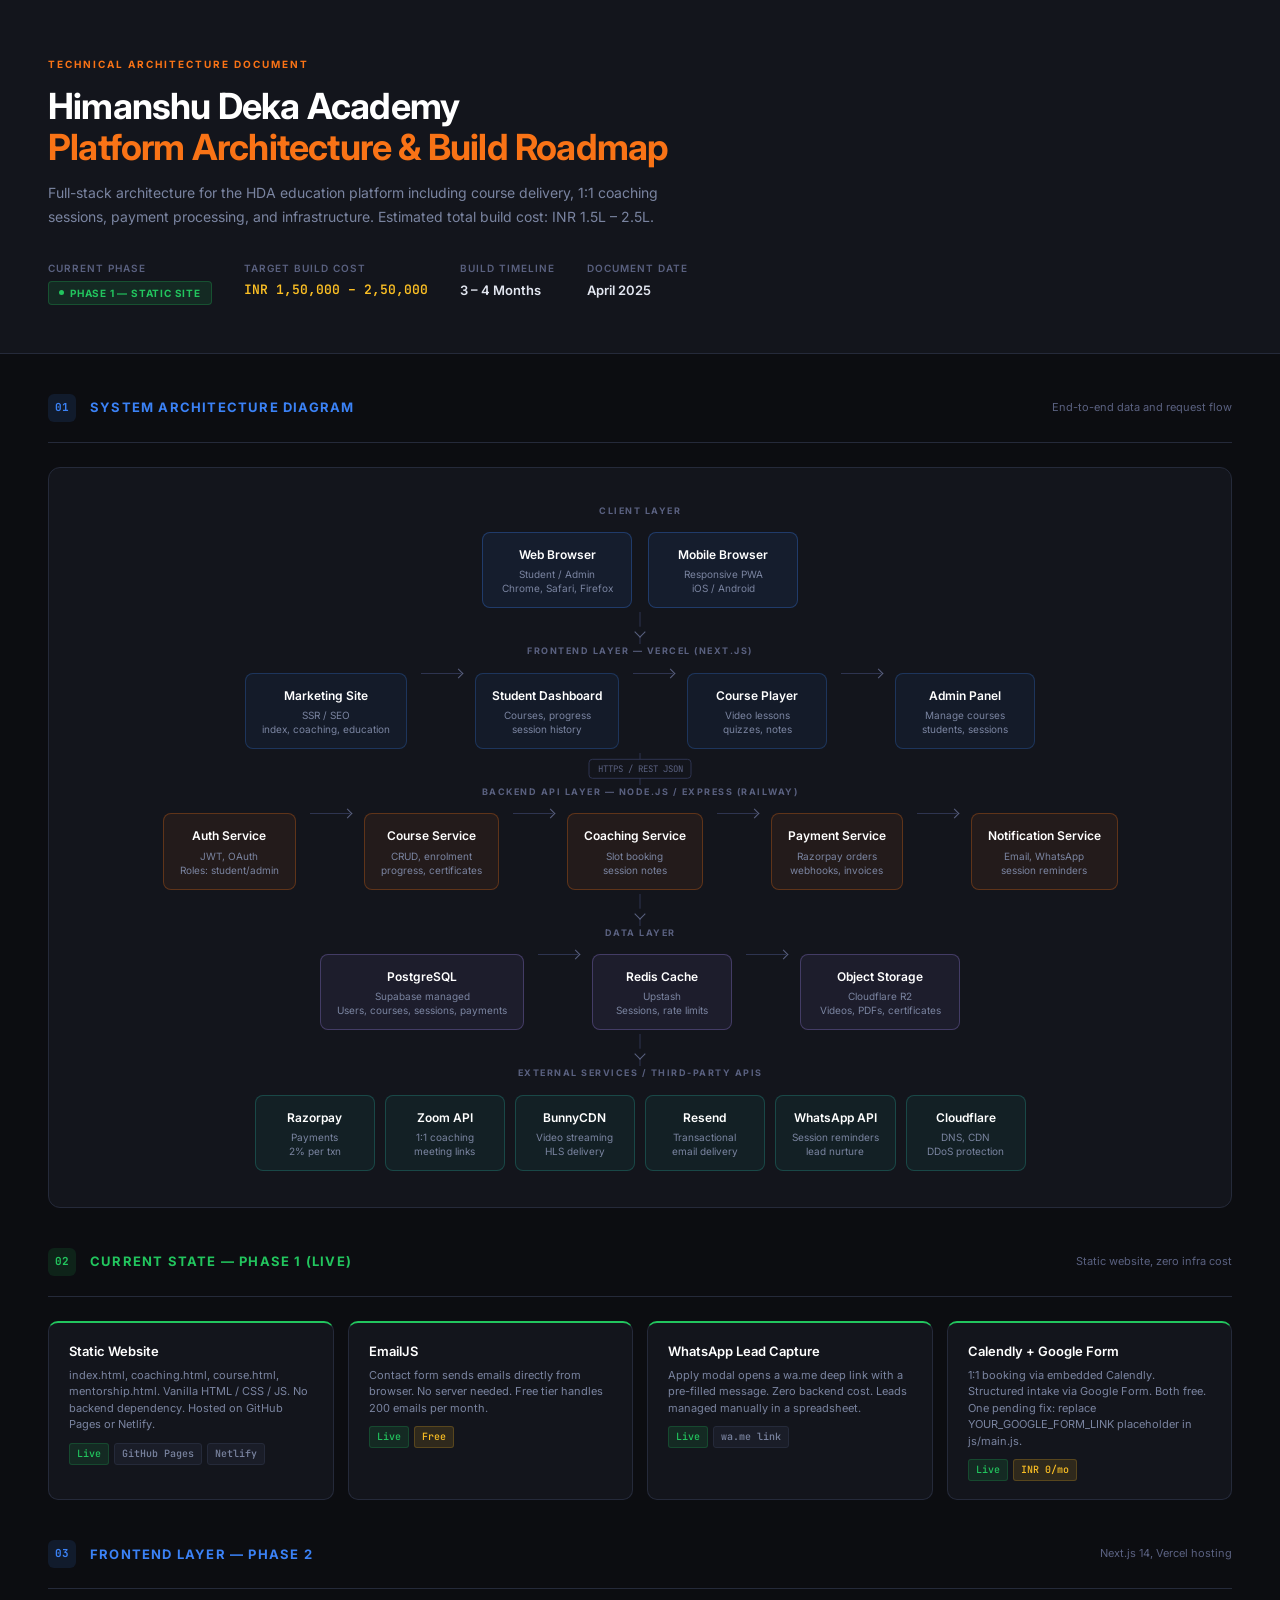
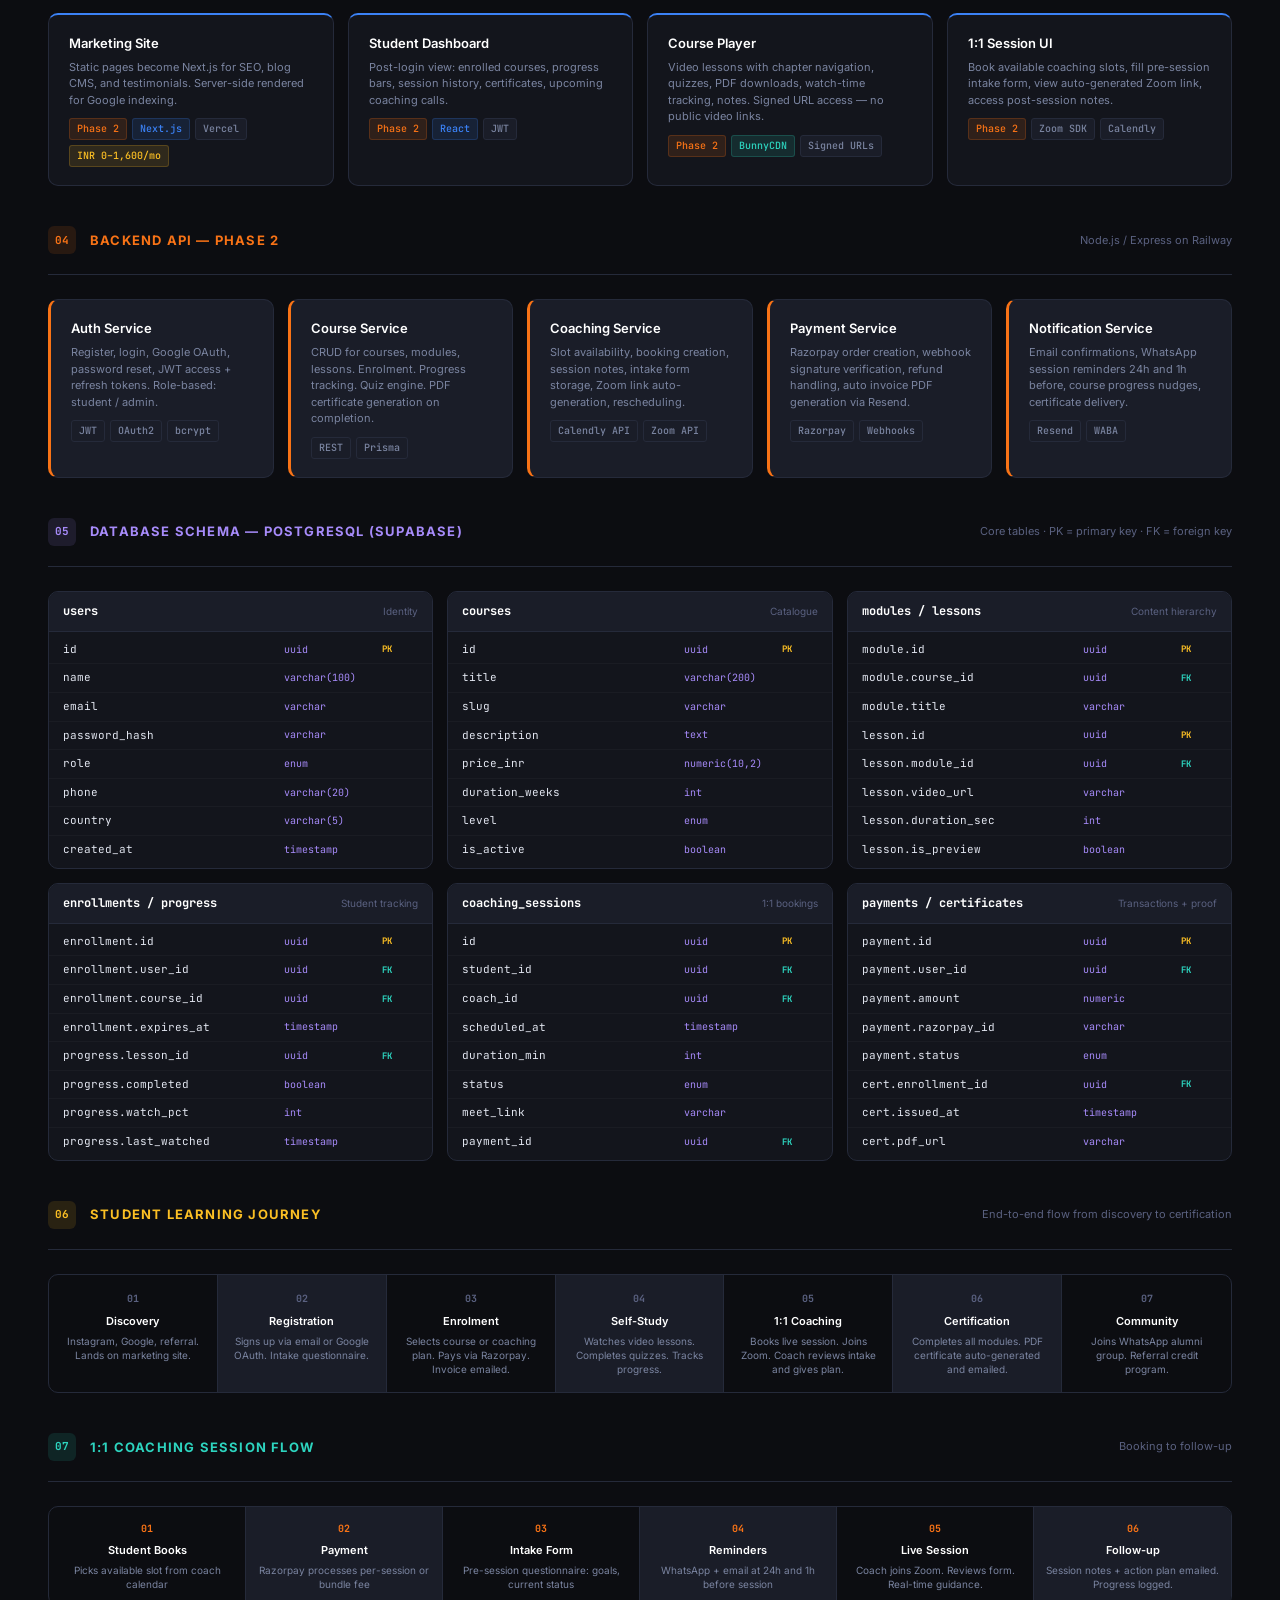
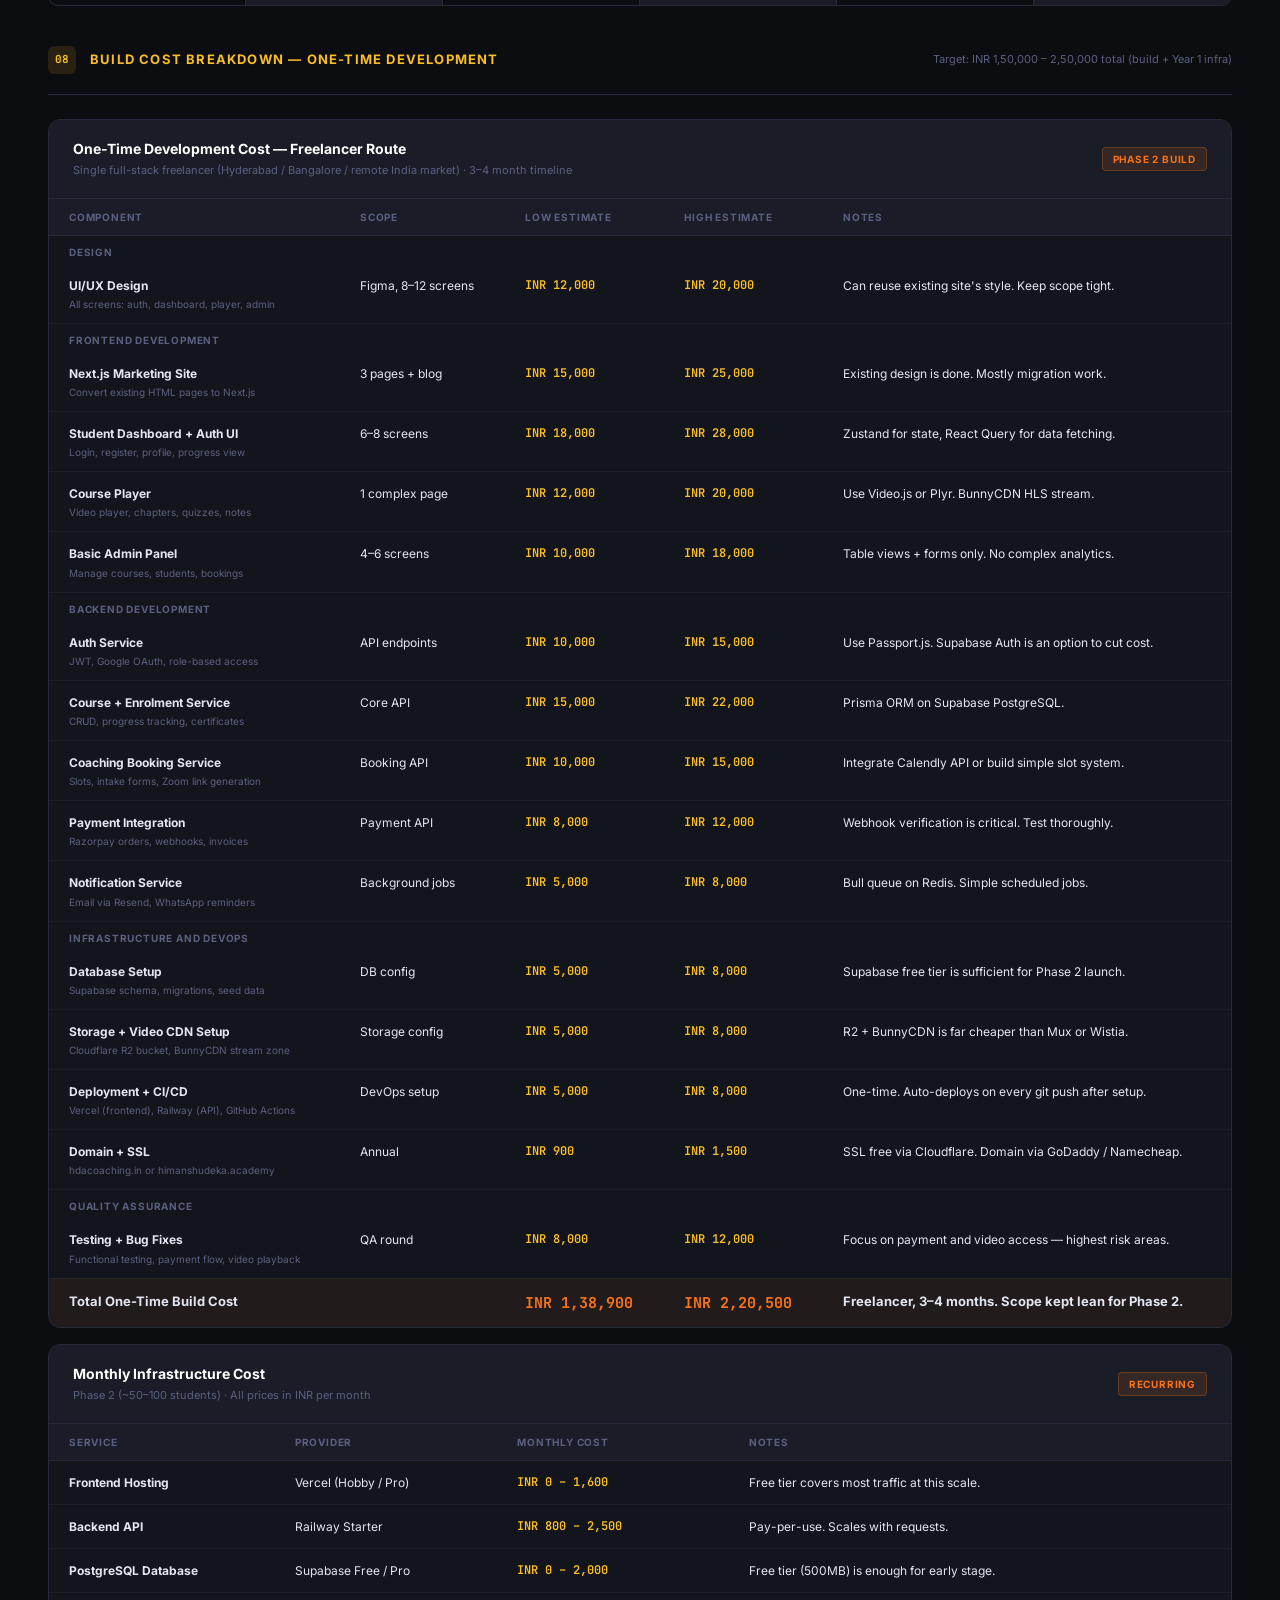
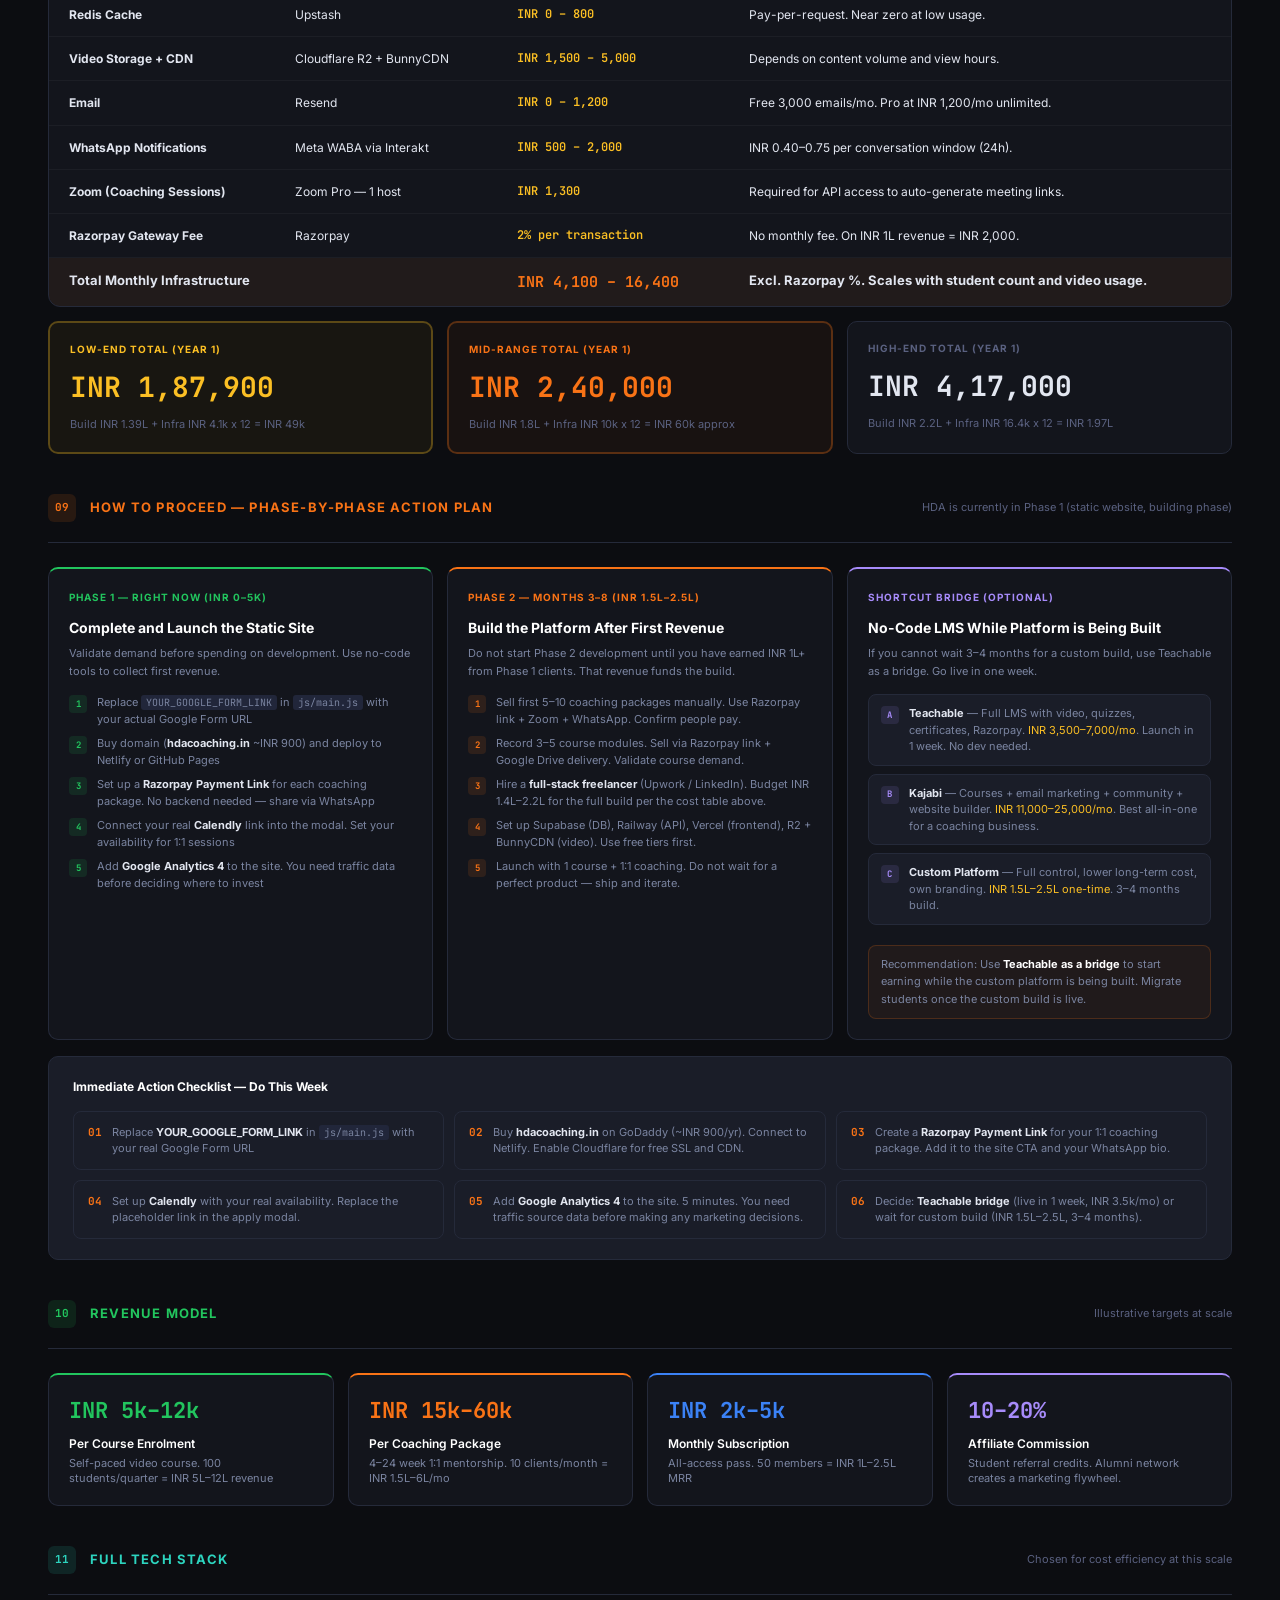
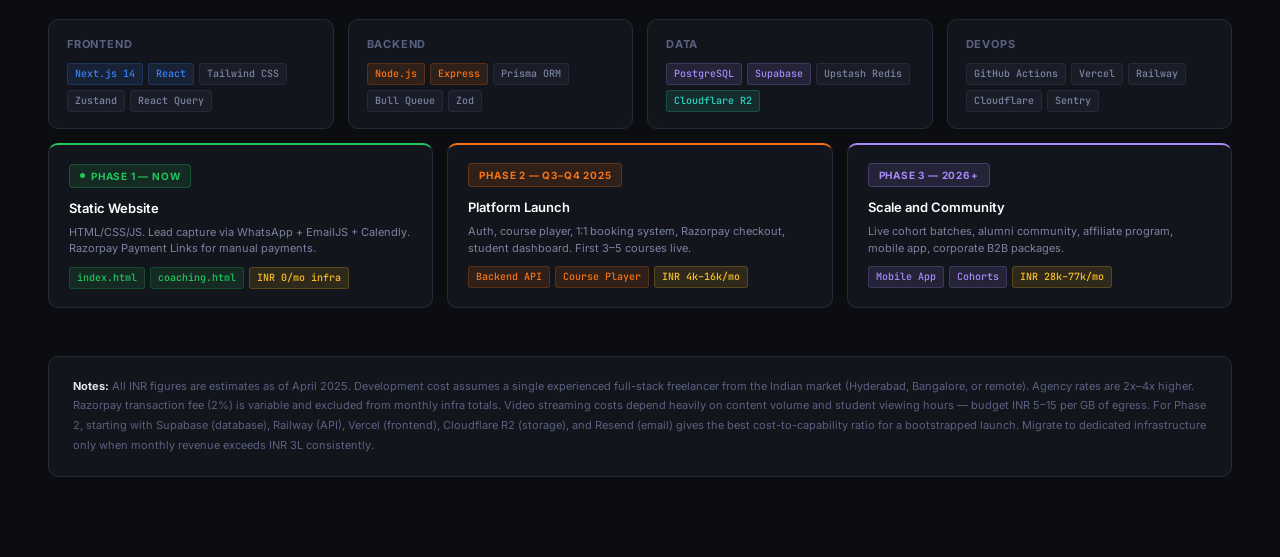
<file: architecture.html>
<!DOCTYPE html>
<html lang="en">
<head>
<meta charset="UTF-8">
<meta name="viewport" content="width=device-width, initial-scale=1.0">
<meta name="description" content="HDA Platform Architecture — technical overview of the Himanshu Deka Academy website structure." />
<link rel="canonical" href="https://himanshudeka.com/architecture.html" />
<title>HDA Platform Architecture</title>
<style>
  @import url('https://fonts.googleapis.com/css2?family=Inter:wght@400;500;600;700&family=JetBrains+Mono:wght@400;500&display=swap');

  * { margin: 0; padding: 0; box-sizing: border-box; }

  :root {
    --bg: #0c0d11;
    --surface: #13151c;
    --surface2: #1a1d28;
    --surface3: #21263a;
    --border: #252a3a;
    --border2: #2e3450;
    --text: #e2e6f0;
    --muted: #5a6180;
    --muted2: #7a84a0;
    --accent: #f97316;
    --accent-dim: rgba(249,115,22,0.12);
    --blue: #3b82f6;
    --blue-dim: rgba(59,130,246,0.12);
    --green: #22c55e;
    --green-dim: rgba(34,197,94,0.12);
    --purple: #a78bfa;
    --purple-dim: rgba(167,139,250,0.12);
    --yellow: #fbbf24;
    --yellow-dim: rgba(251,191,36,0.12);
    --teal: #2dd4bf;
    --teal-dim: rgba(45,212,191,0.12);
    --red: #f87171;
    --white: #ffffff;
  }

  body {
    background: var(--bg);
    color: var(--text);
    font-family: 'Inter', system-ui, sans-serif;
    font-size: 13px;
    line-height: 1.6;
  }

  /* PAGE */
  .page { max-width: 1440px; margin: 0 auto; padding: 0 48px 80px; }

  /* COVER */
  .cover {
    padding: 56px 48px 48px;
    border-bottom: 1px solid var(--border);
    background: var(--surface);
    margin-bottom: 0;
  }
  .cover-inner { max-width: 1344px; margin: 0 auto; }
  .cover-label {
    font-size: 10px;
    font-weight: 700;
    letter-spacing: 2px;
    text-transform: uppercase;
    color: var(--accent);
    margin-bottom: 14px;
  }
  .cover-title {
    font-size: 36px;
    font-weight: 700;
    color: var(--white);
    letter-spacing: -0.8px;
    line-height: 1.15;
    margin-bottom: 12px;
  }
  .cover-title span { color: var(--accent); }
  .cover-sub {
    color: var(--muted2);
    font-size: 14px;
    max-width: 640px;
    margin-bottom: 32px;
    line-height: 1.7;
  }
  .cover-meta {
    display: flex;
    gap: 32px;
    flex-wrap: wrap;
  }
  .meta-item { }
  .meta-label { font-size: 10px; font-weight: 600; text-transform: uppercase; letter-spacing: 1px; color: var(--muted); margin-bottom: 4px; }
  .meta-value { font-size: 13px; font-weight: 600; color: var(--text); }

  /* PHASE BADGES */
  .badge {
    display: inline-flex; align-items: center; gap: 6px;
    padding: 3px 10px; border-radius: 4px;
    font-size: 10px; font-weight: 700; letter-spacing: 0.8px; text-transform: uppercase;
  }
  .badge-live { background: var(--green-dim); color: var(--green); border: 1px solid rgba(34,197,94,0.25); }
  .badge-p2 { background: var(--accent-dim); color: var(--accent); border: 1px solid rgba(249,115,22,0.25); }
  .badge-p3 { background: var(--purple-dim); color: var(--purple); border: 1px solid rgba(167,139,250,0.25); }
  .live-dot { width: 5px; height: 5px; border-radius: 50%; background: var(--green); animation: blink 1.4s ease infinite; }
  @keyframes blink { 0%,100%{opacity:1;} 50%{opacity:0.2;} }

  /* SECTION HEADERS */
  .sec-header {
    display: flex; align-items: center; gap: 14px;
    padding: 40px 0 20px;
    border-bottom: 1px solid var(--border);
    margin-bottom: 24px;
  }
  .sec-num {
    width: 28px; height: 28px; border-radius: 6px;
    display: flex; align-items: center; justify-content: center;
    font-size: 11px; font-weight: 700; flex-shrink: 0;
    font-family: 'JetBrains Mono', monospace;
  }
  .sec-title { font-size: 13px; font-weight: 700; text-transform: uppercase; letter-spacing: 1.2px; }
  .sec-sub { margin-left: auto; font-size: 11px; color: var(--muted); }

  /* GRIDS */
  .g3 { display: grid; grid-template-columns: repeat(3,1fr); gap: 14px; }
  .g4 { display: grid; grid-template-columns: repeat(4,1fr); gap: 14px; }
  .g5 { display: grid; grid-template-columns: repeat(5,1fr); gap: 14px; }
  .g2 { display: grid; grid-template-columns: repeat(2,1fr); gap: 14px; }

  /* CARDS */
  .card {
    background: var(--surface);
    border: 1px solid var(--border);
    border-radius: 10px;
    padding: 18px 20px;
  }
  .card.t-green { border-top: 2px solid var(--green); }
  .card.t-blue { border-top: 2px solid var(--blue); }
  .card.t-orange { border-top: 2px solid var(--accent); }
  .card.t-purple { border-top: 2px solid var(--purple); }
  .card.t-yellow { border-top: 2px solid var(--yellow); }
  .card.t-teal { border-top: 2px solid var(--teal); }
  .card.l-orange { border-left: 3px solid var(--accent); background: var(--surface2); }
  .c-title { font-size: 13px; font-weight: 600; color: var(--white); margin-bottom: 5px; }
  .c-sub { font-size: 11px; color: var(--muted2); line-height: 1.5; margin-bottom: 10px; }
  .tags { display: flex; flex-wrap: wrap; gap: 5px; margin-top: 8px; }
  .tag {
    padding: 2px 7px; border-radius: 3px;
    font-size: 10px; font-weight: 500;
    background: var(--surface2); color: var(--muted2);
    border: 1px solid var(--border);
    font-family: 'JetBrains Mono', monospace;
  }
  .tag.g { background: var(--green-dim); color: var(--green); border-color: rgba(34,197,94,0.2); }
  .tag.o { background: var(--accent-dim); color: var(--accent); border-color: rgba(249,115,22,0.2); }
  .tag.p { background: var(--purple-dim); color: var(--purple); border-color: rgba(167,139,250,0.2); }
  .tag.y { background: var(--yellow-dim); color: var(--yellow); border-color: rgba(251,191,36,0.2); }
  .tag.t { background: var(--teal-dim); color: var(--teal); border-color: rgba(45,212,191,0.2); }
  .tag.b { background: var(--blue-dim); color: var(--blue); border-color: rgba(59,130,246,0.2); }

  /* ── ARCHITECTURE FLOW DIAGRAM ── */
  .arch-diagram {
    background: var(--surface);
    border: 1px solid var(--border);
    border-radius: 12px;
    padding: 36px 32px;
    position: relative;
    overflow: hidden;
  }

  /* Layer rows */
  .arch-row {
    display: flex;
    align-items: center;
    justify-content: center;
    gap: 12px;
    margin-bottom: 0;
    position: relative;
  }
  .arch-row + .arch-row {
    margin-top: 0;
  }

  /* connector between rows */
  .arch-connector {
    display: flex;
    justify-content: center;
    align-items: center;
    height: 32px;
    position: relative;
  }
  .arch-connector::before {
    content: '';
    position: absolute;
    left: 50%; top: 0;
    width: 1px; height: 100%;
    background: var(--border2);
    transform: translateX(-50%);
  }
  .arch-connector-arrow {
    width: 8px; height: 8px;
    border-right: 1.5px solid var(--muted);
    border-bottom: 1.5px solid var(--muted);
    transform: rotate(45deg);
    background: var(--surface);
    position: relative;
    z-index: 1;
    margin-top: 8px;
  }
  .arch-connector.bidirectional::after {
    content: '';
    position: absolute;
    left: 50%; top: 0;
    width: 8px; height: 8px;
    border-left: 1.5px solid var(--muted);
    border-top: 1.5px solid var(--muted);
    transform: translateX(-50%) rotate(45deg);
    background: var(--surface);
  }

  /* layer label */
  .arch-layer-label {
    position: absolute;
    left: 0;
    font-size: 9px;
    font-weight: 700;
    letter-spacing: 1.5px;
    text-transform: uppercase;
    color: var(--muted);
    writing-mode: vertical-rl;
    transform: rotate(180deg);
    user-select: none;
  }

  /* boxes */
  .arch-box {
    border-radius: 8px;
    border: 1px solid var(--border2);
    padding: 12px 16px;
    text-align: center;
    min-width: 130px;
    flex-shrink: 0;
    position: relative;
  }
  .arch-box .ab-title {
    font-size: 12px;
    font-weight: 600;
    color: var(--white);
    margin-bottom: 3px;
  }
  .arch-box .ab-sub {
    font-size: 10px;
    color: var(--muted2);
    line-height: 1.4;
  }
  .arch-box.ab-client { background: rgba(59,130,246,0.08); border-color: rgba(59,130,246,0.3); }
  .arch-box.ab-front { background: rgba(59,130,246,0.06); border-color: rgba(59,130,246,0.25); }
  .arch-box.ab-api { background: rgba(249,115,22,0.07); border-color: rgba(249,115,22,0.28); }
  .arch-box.ab-db { background: rgba(167,139,250,0.07); border-color: rgba(167,139,250,0.28); }
  .arch-box.ab-ext { background: rgba(45,212,191,0.06); border-color: rgba(45,212,191,0.22); }

  /* horizontal connector between boxes */
  .h-line {
    flex: 1;
    height: 1px;
    background: var(--border2);
    position: relative;
    max-width: 40px;
    min-width: 16px;
  }
  .h-line::after {
    content: '';
    position: absolute;
    right: -1px; top: -3px;
    width: 6px; height: 6px;
    border-right: 1.5px solid var(--muted);
    border-bottom: 1.5px solid var(--muted);
    transform: rotate(-45deg);
  }

  /* wide arch connector spanning multiple cols */
  .arch-fan {
    display: flex;
    justify-content: center;
    height: 40px;
    position: relative;
    margin: 0 60px;
  }
  .arch-fan::before {
    content:'';
    position: absolute;
    left: 10%; right: 10%;
    top: 0; height: 1px;
    background: var(--border2);
  }
  .arch-fan-line {
    position: absolute;
    top: 0;
    width: 1px;
    height: 100%;
    background: var(--border2);
  }

  /* DB SCHEMA */
  .schema-wrap {
    display: grid;
    grid-template-columns: repeat(3,1fr);
    gap: 14px;
  }
  .schema-card {
    background: var(--surface);
    border: 1px solid var(--border);
    border-radius: 10px;
    overflow: hidden;
  }
  .schema-head {
    padding: 10px 14px;
    background: var(--surface2);
    border-bottom: 1px solid var(--border);
    display: flex;
    align-items: center;
    gap: 10px;
  }
  .schema-head-title { font-size: 12px; font-weight: 700; color: var(--white); font-family: 'JetBrains Mono', monospace; }
  .schema-head-sub { font-size: 10px; color: var(--muted); margin-left: auto; }
  .schema-body { padding: 4px 0; }
  .schema-row {
    display: grid;
    grid-template-columns: 1fr 90px 36px;
    padding: 5px 14px;
    border-bottom: 1px solid rgba(255,255,255,0.03);
    align-items: center;
    gap: 8px;
  }
  .schema-row:last-child { border-bottom: none; }
  .schema-col { font-size: 11px; color: var(--text); font-family: 'JetBrains Mono', monospace; }
  .schema-type { font-size: 10px; color: var(--purple); font-family: 'JetBrains Mono', monospace; }
  .schema-pk { font-size: 9px; font-weight: 700; color: var(--yellow); font-family: 'JetBrains Mono', monospace; }
  .schema-fk { font-size: 9px; font-weight: 700; color: var(--teal); font-family: 'JetBrains Mono', monospace; }

  /* JOURNEY */
  .journey {
    display: grid;
    grid-template-columns: repeat(7,1fr);
    border: 1px solid var(--border);
    border-radius: 10px;
    overflow: hidden;
  }
  .j-step {
    padding: 16px 12px;
    text-align: center;
    border-right: 1px solid var(--border);
    position: relative;
  }
  .j-step:last-child { border-right: none; }
  .j-step:nth-child(even) { background: var(--surface2); }
  .j-num { font-size: 10px; font-weight: 700; color: var(--muted); margin-bottom: 6px; font-family: 'JetBrains Mono', monospace; }
  .j-title { font-size: 11px; font-weight: 600; color: var(--white); margin-bottom: 4px; }
  .j-desc { font-size: 10px; color: var(--muted2); line-height: 1.4; }

  /* COACHING FLOW */
  .cf-row {
    display: grid;
    grid-template-columns: repeat(6,1fr);
    border: 1px solid var(--border);
    border-radius: 10px;
    overflow: hidden;
  }
  .cf-step {
    padding: 14px 12px;
    text-align: center;
    border-right: 1px solid var(--border);
    position: relative;
  }
  .cf-step:last-child { border-right: none; }
  .cf-step:nth-child(even) { background: var(--surface2); }
  .cf-num { font-size: 10px; font-weight: 700; color: var(--accent); margin-bottom: 5px; font-family: 'JetBrains Mono', monospace; }
  .cf-title { font-size: 11px; font-weight: 600; color: var(--white); margin-bottom: 3px; }
  .cf-desc { font-size: 10px; color: var(--muted2); line-height: 1.4; }

  /* COST TABLE */
  .cost-wrap {
    background: var(--surface);
    border: 1px solid var(--border);
    border-radius: 12px;
    overflow: hidden;
  }
  .cost-header {
    padding: 18px 24px;
    background: var(--surface2);
    border-bottom: 1px solid var(--border);
    display: flex;
    justify-content: space-between;
    align-items: center;
  }
  .cost-header-title { font-size: 14px; font-weight: 700; color: var(--white); }
  .cost-header-sub { font-size: 11px; color: var(--muted); margin-top: 2px; }
  table.cost { width: 100%; border-collapse: collapse; }
  table.cost th {
    padding: 10px 20px;
    text-align: left;
    font-size: 10px;
    font-weight: 700;
    text-transform: uppercase;
    letter-spacing: 0.8px;
    color: var(--muted);
    background: var(--surface2);
    border-bottom: 1px solid var(--border);
  }
  table.cost td {
    padding: 12px 20px;
    border-bottom: 1px solid rgba(255,255,255,0.04);
    vertical-align: top;
    font-size: 12px;
  }
  table.cost tr:last-child td { border-bottom: none; }
  table.cost .amt { color: var(--yellow); font-weight: 600; font-family: 'JetBrains Mono', monospace; white-space: nowrap; }
  table.cost .note-sm { font-size: 10px; color: var(--muted); margin-top: 2px; line-height: 1.4; }
  table.cost .group-row td { background: rgba(255,255,255,0.02); }
  table.cost .group-label {
    font-size: 10px; font-weight: 700; text-transform: uppercase;
    letter-spacing: 0.8px; color: var(--muted);
    padding: 8px 20px 4px;
    border-bottom: none;
  }
  table.cost .total-row td {
    background: rgba(249,115,22,0.06);
    border-top: 1px solid rgba(249,115,22,0.2);
    font-weight: 700;
    font-size: 13px;
  }
  table.cost .total-row .amt { color: var(--accent); font-size: 15px; }

  /* PROCEED SECTION */
  .proceed-grid { display: grid; grid-template-columns: repeat(3,1fr); gap: 14px; }
  .proceed-card {
    background: var(--surface);
    border: 1px solid var(--border);
    border-radius: 10px;
    padding: 20px;
  }
  .proceed-phase {
    font-size: 10px; font-weight: 700; text-transform: uppercase;
    letter-spacing: 1px; margin-bottom: 12px;
  }
  .proceed-title { font-size: 14px; font-weight: 700; color: var(--white); margin-bottom: 6px; }
  .proceed-items { display: flex; flex-direction: column; gap: 8px; margin-top: 14px; }
  .proceed-item { display: flex; gap: 10px; align-items: flex-start; }
  .pi-num {
    width: 18px; height: 18px; border-radius: 4px;
    display: flex; align-items: center; justify-content: center;
    font-size: 9px; font-weight: 700;
    flex-shrink: 0; margin-top: 1px;
    font-family: 'JetBrains Mono', monospace;
  }
  .pi-text { font-size: 11px; color: var(--muted2); line-height: 1.5; }
  .pi-text strong { color: var(--text); }

  /* CHECKLIST */
  .checklist {
    display: grid;
    grid-template-columns: repeat(3,1fr);
    gap: 10px;
  }
  .check-item {
    background: var(--surface2);
    border: 1px solid var(--border);
    border-radius: 8px;
    padding: 12px 14px;
    display: flex;
    gap: 10px;
    align-items: flex-start;
  }
  .check-n {
    font-size: 11px; font-weight: 700; color: var(--accent);
    font-family: 'JetBrains Mono', monospace; flex-shrink: 0;
  }
  .check-text { font-size: 11px; color: var(--muted2); line-height: 1.5; }
  .check-text strong { color: var(--text); }

  /* REVENUE */
  .rev-row { display: grid; grid-template-columns: repeat(4,1fr); gap: 14px; }
  .rev-card {
    background: var(--surface);
    border: 1px solid var(--border);
    border-radius: 10px;
    padding: 18px 20px;
  }
  .rev-amt { font-size: 22px; font-weight: 700; font-family: 'JetBrains Mono', monospace; }
  .rev-label { font-size: 12px; font-weight: 600; color: var(--white); margin-top: 6px; }
  .rev-sub { font-size: 11px; color: var(--muted2); margin-top: 3px; line-height: 1.4; }

  /* TECH STACK */
  .stack-row { display: grid; grid-template-columns: repeat(4,1fr); gap: 14px; }
  .stack-card {
    background: var(--surface);
    border: 1px solid var(--border);
    border-radius: 10px;
    padding: 16px 18px;
  }
  .stack-label { font-size: 11px; font-weight: 700; color: var(--muted); text-transform: uppercase; letter-spacing: 0.8px; margin-bottom: 10px; }

  /* ROADMAP */
  .roadmap-row { display: grid; grid-template-columns: repeat(3,1fr); gap: 14px; }

  /* FOOTNOTE */
  .footnote {
    margin-top: 48px;
    padding: 20px 24px;
    background: var(--surface);
    border: 1px solid var(--border);
    border-radius: 10px;
    font-size: 11px;
    color: var(--muted);
    line-height: 1.8;
  }
  .footnote strong { color: var(--text); }

  code {
    font-family: 'JetBrains Mono', monospace;
    font-size: 10px;
    background: var(--surface3);
    padding: 1px 5px;
    border-radius: 3px;
  }

  hr.divider {
    border: none;
    border-top: 1px solid var(--border);
    margin: 0;
  }

  /* PRINT */
  @media print {
    body { background: #0c0d11; }
    .page { padding: 0 32px 60px; }
    .cover { padding: 40px 32px 36px; }
  }
</style>
</head>
<body>

<!-- COVER -->
<div class="cover">
  <div class="cover-inner">
    <div class="cover-label">Technical Architecture Document</div>
    <div class="cover-title">Himanshu Deka Academy<br><span>Platform Architecture &amp; Build Roadmap</span></div>
    <div class="cover-sub">Full-stack architecture for the HDA education platform including course delivery, 1:1 coaching sessions, payment processing, and infrastructure. Estimated total build cost: INR 1.5L – 2.5L.</div>
    <div class="cover-meta">
      <div class="meta-item">
        <div class="meta-label">Current Phase</div>
        <div class="meta-value"><span class="badge badge-live"><span class="live-dot"></span>Phase 1 — Static Site</span></div>
      </div>
      <div class="meta-item">
        <div class="meta-label">Target Build Cost</div>
        <div class="meta-value" style="color:var(--yellow); font-family:'JetBrains Mono',monospace;">INR 1,50,000 – 2,50,000</div>
      </div>
      <div class="meta-item">
        <div class="meta-label">Build Timeline</div>
        <div class="meta-value">3 – 4 Months</div>
      </div>
      <div class="meta-item">
        <div class="meta-label">Document Date</div>
        <div class="meta-value">April 2025</div>
      </div>
    </div>
  </div>
</div>

<div class="page">

<!-- ══════════════════════════════════════
     SECTION 01 — SYSTEM ARCHITECTURE DIAGRAM
══════════════════════════════════════ -->
<div class="sec-header">
  <div class="sec-num" style="background:var(--blue-dim);color:var(--blue);">01</div>
  <div class="sec-title" style="color:var(--blue);">System Architecture Diagram</div>
  <div class="sec-sub">End-to-end data and request flow</div>
</div>

<div class="arch-diagram">

  <!-- ROW: Client -->
  <div style="text-align:center;margin-bottom:4px;">
    <div style="font-size:9px;font-weight:700;letter-spacing:1.5px;text-transform:uppercase;color:var(--muted);margin-bottom:14px;">Client Layer</div>
    <div style="display:flex;justify-content:center;gap:16px;">
      <div class="arch-box ab-client" style="min-width:150px;">
        <div class="ab-title">Web Browser</div>
        <div class="ab-sub">Student / Admin<br>Chrome, Safari, Firefox</div>
      </div>
      <div class="arch-box ab-client" style="min-width:150px;">
        <div class="ab-title">Mobile Browser</div>
        <div class="ab-sub">Responsive PWA<br>iOS / Android</div>
      </div>
    </div>
  </div>

  <!-- CONNECTOR -->
  <div class="arch-connector"><div class="arch-connector-arrow"></div></div>

  <!-- ROW: Frontend -->
  <div style="text-align:center;margin-bottom:4px;">
    <div style="font-size:9px;font-weight:700;letter-spacing:1.5px;text-transform:uppercase;color:var(--muted);margin-bottom:14px;">Frontend Layer &mdash; Vercel (Next.js)</div>
    <div style="display:flex;justify-content:center;gap:14px;flex-wrap:wrap;">
      <div class="arch-box ab-front" style="min-width:140px;">
        <div class="ab-title">Marketing Site</div>
        <div class="ab-sub">SSR / SEO<br>index, coaching, education</div>
      </div>
      <div class="h-line"></div>
      <div class="arch-box ab-front" style="min-width:140px;">
        <div class="ab-title">Student Dashboard</div>
        <div class="ab-sub">Courses, progress<br>session history</div>
      </div>
      <div class="h-line"></div>
      <div class="arch-box ab-front" style="min-width:140px;">
        <div class="ab-title">Course Player</div>
        <div class="ab-sub">Video lessons<br>quizzes, notes</div>
      </div>
      <div class="h-line"></div>
      <div class="arch-box ab-front" style="min-width:140px;">
        <div class="ab-title">Admin Panel</div>
        <div class="ab-sub">Manage courses<br>students, sessions</div>
      </div>
    </div>
  </div>

  <!-- CONNECTOR: bidirectional (HTTPS / REST) -->
  <div class="arch-connector" style="position:relative;">
    <div class="arch-connector-arrow"></div>
    <div style="position:absolute;left:50%;top:50%;transform:translate(-50%,-50%);background:var(--surface);padding:2px 8px;font-size:9px;color:var(--muted);font-family:'JetBrains Mono',monospace;border:1px solid var(--border2);border-radius:4px;white-space:nowrap;z-index:2;">HTTPS / REST JSON</div>
  </div>

  <!-- ROW: API Gateway + Services -->
  <div style="text-align:center;margin-bottom:4px;">
    <div style="font-size:9px;font-weight:700;letter-spacing:1.5px;text-transform:uppercase;color:var(--muted);margin-bottom:14px;">Backend API Layer &mdash; Node.js / Express (Railway)</div>
    <div style="display:flex;justify-content:center;gap:14px;flex-wrap:wrap;">
      <div class="arch-box ab-api" style="min-width:130px;">
        <div class="ab-title">Auth Service</div>
        <div class="ab-sub">JWT, OAuth<br>Roles: student/admin</div>
      </div>
      <div class="h-line"></div>
      <div class="arch-box ab-api" style="min-width:130px;">
        <div class="ab-title">Course Service</div>
        <div class="ab-sub">CRUD, enrolment<br>progress, certificates</div>
      </div>
      <div class="h-line"></div>
      <div class="arch-box ab-api" style="min-width:130px;">
        <div class="ab-title">Coaching Service</div>
        <div class="ab-sub">Slot booking<br>session notes</div>
      </div>
      <div class="h-line"></div>
      <div class="arch-box ab-api" style="min-width:130px;">
        <div class="ab-title">Payment Service</div>
        <div class="ab-sub">Razorpay orders<br>webhooks, invoices</div>
      </div>
      <div class="h-line"></div>
      <div class="arch-box ab-api" style="min-width:130px;">
        <div class="ab-title">Notification Service</div>
        <div class="ab-sub">Email, WhatsApp<br>session reminders</div>
      </div>
    </div>
  </div>

  <!-- CONNECTOR -->
  <div class="arch-connector"><div class="arch-connector-arrow"></div></div>

  <!-- ROW: Data -->
  <div style="text-align:center;margin-bottom:4px;">
    <div style="font-size:9px;font-weight:700;letter-spacing:1.5px;text-transform:uppercase;color:var(--muted);margin-bottom:14px;">Data Layer</div>
    <div style="display:flex;justify-content:center;gap:14px;flex-wrap:wrap;">
      <div class="arch-box ab-db" style="min-width:160px;">
        <div class="ab-title">PostgreSQL</div>
        <div class="ab-sub">Supabase managed<br>Users, courses, sessions, payments</div>
      </div>
      <div class="h-line"></div>
      <div class="arch-box ab-db" style="min-width:140px;">
        <div class="ab-title">Redis Cache</div>
        <div class="ab-sub">Upstash<br>Sessions, rate limits</div>
      </div>
      <div class="h-line"></div>
      <div class="arch-box ab-db" style="min-width:160px;">
        <div class="ab-title">Object Storage</div>
        <div class="ab-sub">Cloudflare R2<br>Videos, PDFs, certificates</div>
      </div>
    </div>
  </div>

  <!-- CONNECTOR -->
  <div class="arch-connector"><div class="arch-connector-arrow"></div></div>

  <!-- ROW: External -->
  <div style="text-align:center;">
    <div style="font-size:9px;font-weight:700;letter-spacing:1.5px;text-transform:uppercase;color:var(--muted);margin-bottom:14px;">External Services / Third-Party APIs</div>
    <div style="display:flex;justify-content:center;gap:10px;flex-wrap:wrap;">
      <div class="arch-box ab-ext" style="min-width:120px;">
        <div class="ab-title">Razorpay</div>
        <div class="ab-sub">Payments<br>2% per txn</div>
      </div>
      <div class="arch-box ab-ext" style="min-width:120px;">
        <div class="ab-title">Zoom API</div>
        <div class="ab-sub">1:1 coaching<br>meeting links</div>
      </div>
      <div class="arch-box ab-ext" style="min-width:120px;">
        <div class="ab-title">BunnyCDN</div>
        <div class="ab-sub">Video streaming<br>HLS delivery</div>
      </div>
      <div class="arch-box ab-ext" style="min-width:120px;">
        <div class="ab-title">Resend</div>
        <div class="ab-sub">Transactional<br>email delivery</div>
      </div>
      <div class="arch-box ab-ext" style="min-width:120px;">
        <div class="ab-title">WhatsApp API</div>
        <div class="ab-sub">Session reminders<br>lead nurture</div>
      </div>
      <div class="arch-box ab-ext" style="min-width:120px;">
        <div class="ab-title">Cloudflare</div>
        <div class="ab-sub">DNS, CDN<br>DDoS protection</div>
      </div>
    </div>
  </div>

</div>

<!-- ══════════════════════════════════════
     SECTION 02 — CURRENT STATE (PHASE 1)
══════════════════════════════════════ -->
<div class="sec-header">
  <div class="sec-num" style="background:var(--green-dim);color:var(--green);">02</div>
  <div class="sec-title" style="color:var(--green);">Current State — Phase 1 (Live)</div>
  <div class="sec-sub">Static website, zero infra cost</div>
</div>

<div class="g4">
  <div class="card t-green">
    <div class="c-title">Static Website</div>
    <div class="c-sub">index.html, coaching.html, course.html, mentorship.html. Vanilla HTML / CSS / JS. No backend dependency. Hosted on GitHub Pages or Netlify.</div>
    <div class="tags"><span class="tag g">Live</span><span class="tag">GitHub Pages</span><span class="tag">Netlify</span></div>
  </div>
  <div class="card t-green">
    <div class="c-title">EmailJS</div>
    <div class="c-sub">Contact form sends emails directly from browser. No server needed. Free tier handles 200 emails per month.</div>
    <div class="tags"><span class="tag g">Live</span><span class="tag y">Free</span></div>
  </div>
  <div class="card t-green">
    <div class="c-title">WhatsApp Lead Capture</div>
    <div class="c-sub">Apply modal opens a wa.me deep link with a pre-filled message. Zero backend cost. Leads managed manually in a spreadsheet.</div>
    <div class="tags"><span class="tag g">Live</span><span class="tag">wa.me link</span></div>
  </div>
  <div class="card t-green">
    <div class="c-title">Calendly + Google Form</div>
    <div class="c-sub">1:1 booking via embedded Calendly. Structured intake via Google Form. Both free. One pending fix: replace YOUR_GOOGLE_FORM_LINK placeholder in js/main.js.</div>
    <div class="tags"><span class="tag g">Live</span><span class="tag y">INR 0/mo</span></div>
  </div>
</div>

<!-- ══════════════════════════════════════
     SECTION 03 — FRONTEND LAYER
══════════════════════════════════════ -->
<div class="sec-header">
  <div class="sec-num" style="background:var(--blue-dim);color:var(--blue);">03</div>
  <div class="sec-title" style="color:var(--blue);">Frontend Layer — Phase 2</div>
  <div class="sec-sub">Next.js 14, Vercel hosting</div>
</div>

<div class="g4">
  <div class="card t-blue">
    <div class="c-title">Marketing Site</div>
    <div class="c-sub">Static pages become Next.js for SEO, blog CMS, and testimonials. Server-side rendered for Google indexing.</div>
    <div class="tags"><span class="tag o">Phase 2</span><span class="tag b">Next.js</span><span class="tag">Vercel</span><span class="tag y">INR 0–1,600/mo</span></div>
  </div>
  <div class="card t-blue">
    <div class="c-title">Student Dashboard</div>
    <div class="c-sub">Post-login view: enrolled courses, progress bars, session history, certificates, upcoming coaching calls.</div>
    <div class="tags"><span class="tag o">Phase 2</span><span class="tag b">React</span><span class="tag">JWT</span></div>
  </div>
  <div class="card t-blue">
    <div class="c-title">Course Player</div>
    <div class="c-sub">Video lessons with chapter navigation, quizzes, PDF downloads, watch-time tracking, notes. Signed URL access — no public video links.</div>
    <div class="tags"><span class="tag o">Phase 2</span><span class="tag t">BunnyCDN</span><span class="tag">Signed URLs</span></div>
  </div>
  <div class="card t-blue">
    <div class="c-title">1:1 Session UI</div>
    <div class="c-sub">Book available coaching slots, fill pre-session intake form, view auto-generated Zoom link, access post-session notes.</div>
    <div class="tags"><span class="tag o">Phase 2</span><span class="tag">Zoom SDK</span><span class="tag">Calendly</span></div>
  </div>
</div>

<!-- ══════════════════════════════════════
     SECTION 04 — BACKEND API
══════════════════════════════════════ -->
<div class="sec-header">
  <div class="sec-num" style="background:rgba(249,115,22,0.12);color:var(--accent);">04</div>
  <div class="sec-title" style="color:var(--accent);">Backend API — Phase 2</div>
  <div class="sec-sub">Node.js / Express on Railway</div>
</div>

<div class="g5">
  <div class="card l-orange">
    <div class="c-title">Auth Service</div>
    <div class="c-sub">Register, login, Google OAuth, password reset, JWT access + refresh tokens. Role-based: student / admin.</div>
    <div class="tags"><span class="tag">JWT</span><span class="tag">OAuth2</span><span class="tag">bcrypt</span></div>
  </div>
  <div class="card l-orange">
    <div class="c-title">Course Service</div>
    <div class="c-sub">CRUD for courses, modules, lessons. Enrolment. Progress tracking. Quiz engine. PDF certificate generation on completion.</div>
    <div class="tags"><span class="tag">REST</span><span class="tag">Prisma</span></div>
  </div>
  <div class="card l-orange">
    <div class="c-title">Coaching Service</div>
    <div class="c-sub">Slot availability, booking creation, session notes, intake form storage, Zoom link auto-generation, rescheduling.</div>
    <div class="tags"><span class="tag">Calendly API</span><span class="tag">Zoom API</span></div>
  </div>
  <div class="card l-orange">
    <div class="c-title">Payment Service</div>
    <div class="c-sub">Razorpay order creation, webhook signature verification, refund handling, auto invoice PDF generation via Resend.</div>
    <div class="tags"><span class="tag">Razorpay</span><span class="tag">Webhooks</span></div>
  </div>
  <div class="card l-orange">
    <div class="c-title">Notification Service</div>
    <div class="c-sub">Email confirmations, WhatsApp session reminders 24h and 1h before, course progress nudges, certificate delivery.</div>
    <div class="tags"><span class="tag">Resend</span><span class="tag">WABA</span></div>
  </div>
</div>

<!-- ══════════════════════════════════════
     SECTION 05 — DATABASE SCHEMA
══════════════════════════════════════ -->
<div class="sec-header">
  <div class="sec-num" style="background:var(--purple-dim);color:var(--purple);">05</div>
  <div class="sec-title" style="color:var(--purple);">Database Schema — PostgreSQL (Supabase)</div>
  <div class="sec-sub">Core tables · PK = primary key · FK = foreign key</div>
</div>

<div class="schema-wrap">

  <div class="schema-card">
    <div class="schema-head">
      <div class="schema-head-title">users</div>
      <div class="schema-head-sub">Identity</div>
    </div>
    <div class="schema-body">
      <div class="schema-row"><span class="schema-col">id</span><span class="schema-type">uuid</span><span class="schema-pk">PK</span></div>
      <div class="schema-row"><span class="schema-col">name</span><span class="schema-type">varchar(100)</span><span></span></div>
      <div class="schema-row"><span class="schema-col">email</span><span class="schema-type">varchar</span><span></span></div>
      <div class="schema-row"><span class="schema-col">password_hash</span><span class="schema-type">varchar</span><span></span></div>
      <div class="schema-row"><span class="schema-col">role</span><span class="schema-type">enum</span><span></span></div>
      <div class="schema-row"><span class="schema-col">phone</span><span class="schema-type">varchar(20)</span><span></span></div>
      <div class="schema-row"><span class="schema-col">country</span><span class="schema-type">varchar(5)</span><span></span></div>
      <div class="schema-row"><span class="schema-col">created_at</span><span class="schema-type">timestamp</span><span></span></div>
    </div>
  </div>

  <div class="schema-card">
    <div class="schema-head">
      <div class="schema-head-title">courses</div>
      <div class="schema-head-sub">Catalogue</div>
    </div>
    <div class="schema-body">
      <div class="schema-row"><span class="schema-col">id</span><span class="schema-type">uuid</span><span class="schema-pk">PK</span></div>
      <div class="schema-row"><span class="schema-col">title</span><span class="schema-type">varchar(200)</span><span></span></div>
      <div class="schema-row"><span class="schema-col">slug</span><span class="schema-type">varchar</span><span></span></div>
      <div class="schema-row"><span class="schema-col">description</span><span class="schema-type">text</span><span></span></div>
      <div class="schema-row"><span class="schema-col">price_inr</span><span class="schema-type">numeric(10,2)</span><span></span></div>
      <div class="schema-row"><span class="schema-col">duration_weeks</span><span class="schema-type">int</span><span></span></div>
      <div class="schema-row"><span class="schema-col">level</span><span class="schema-type">enum</span><span></span></div>
      <div class="schema-row"><span class="schema-col">is_active</span><span class="schema-type">boolean</span><span></span></div>
    </div>
  </div>

  <div class="schema-card">
    <div class="schema-head">
      <div class="schema-head-title">modules / lessons</div>
      <div class="schema-head-sub">Content hierarchy</div>
    </div>
    <div class="schema-body">
      <div class="schema-row"><span class="schema-col">module.id</span><span class="schema-type">uuid</span><span class="schema-pk">PK</span></div>
      <div class="schema-row"><span class="schema-col">module.course_id</span><span class="schema-type">uuid</span><span class="schema-fk">FK</span></div>
      <div class="schema-row"><span class="schema-col">module.title</span><span class="schema-type">varchar</span><span></span></div>
      <div class="schema-row"><span class="schema-col">lesson.id</span><span class="schema-type">uuid</span><span class="schema-pk">PK</span></div>
      <div class="schema-row"><span class="schema-col">lesson.module_id</span><span class="schema-type">uuid</span><span class="schema-fk">FK</span></div>
      <div class="schema-row"><span class="schema-col">lesson.video_url</span><span class="schema-type">varchar</span><span></span></div>
      <div class="schema-row"><span class="schema-col">lesson.duration_sec</span><span class="schema-type">int</span><span></span></div>
      <div class="schema-row"><span class="schema-col">lesson.is_preview</span><span class="schema-type">boolean</span><span></span></div>
    </div>
  </div>

  <div class="schema-card">
    <div class="schema-head">
      <div class="schema-head-title">enrollments / progress</div>
      <div class="schema-head-sub">Student tracking</div>
    </div>
    <div class="schema-body">
      <div class="schema-row"><span class="schema-col">enrollment.id</span><span class="schema-type">uuid</span><span class="schema-pk">PK</span></div>
      <div class="schema-row"><span class="schema-col">enrollment.user_id</span><span class="schema-type">uuid</span><span class="schema-fk">FK</span></div>
      <div class="schema-row"><span class="schema-col">enrollment.course_id</span><span class="schema-type">uuid</span><span class="schema-fk">FK</span></div>
      <div class="schema-row"><span class="schema-col">enrollment.expires_at</span><span class="schema-type">timestamp</span><span></span></div>
      <div class="schema-row"><span class="schema-col">progress.lesson_id</span><span class="schema-type">uuid</span><span class="schema-fk">FK</span></div>
      <div class="schema-row"><span class="schema-col">progress.completed</span><span class="schema-type">boolean</span><span></span></div>
      <div class="schema-row"><span class="schema-col">progress.watch_pct</span><span class="schema-type">int</span><span></span></div>
      <div class="schema-row"><span class="schema-col">progress.last_watched</span><span class="schema-type">timestamp</span><span></span></div>
    </div>
  </div>

  <div class="schema-card">
    <div class="schema-head">
      <div class="schema-head-title">coaching_sessions</div>
      <div class="schema-head-sub">1:1 bookings</div>
    </div>
    <div class="schema-body">
      <div class="schema-row"><span class="schema-col">id</span><span class="schema-type">uuid</span><span class="schema-pk">PK</span></div>
      <div class="schema-row"><span class="schema-col">student_id</span><span class="schema-type">uuid</span><span class="schema-fk">FK</span></div>
      <div class="schema-row"><span class="schema-col">coach_id</span><span class="schema-type">uuid</span><span class="schema-fk">FK</span></div>
      <div class="schema-row"><span class="schema-col">scheduled_at</span><span class="schema-type">timestamp</span><span></span></div>
      <div class="schema-row"><span class="schema-col">duration_min</span><span class="schema-type">int</span><span></span></div>
      <div class="schema-row"><span class="schema-col">status</span><span class="schema-type">enum</span><span></span></div>
      <div class="schema-row"><span class="schema-col">meet_link</span><span class="schema-type">varchar</span><span></span></div>
      <div class="schema-row"><span class="schema-col">payment_id</span><span class="schema-type">uuid</span><span class="schema-fk">FK</span></div>
    </div>
  </div>

  <div class="schema-card">
    <div class="schema-head">
      <div class="schema-head-title">payments / certificates</div>
      <div class="schema-head-sub">Transactions + proof</div>
    </div>
    <div class="schema-body">
      <div class="schema-row"><span class="schema-col">payment.id</span><span class="schema-type">uuid</span><span class="schema-pk">PK</span></div>
      <div class="schema-row"><span class="schema-col">payment.user_id</span><span class="schema-type">uuid</span><span class="schema-fk">FK</span></div>
      <div class="schema-row"><span class="schema-col">payment.amount</span><span class="schema-type">numeric</span><span></span></div>
      <div class="schema-row"><span class="schema-col">payment.razorpay_id</span><span class="schema-type">varchar</span><span></span></div>
      <div class="schema-row"><span class="schema-col">payment.status</span><span class="schema-type">enum</span><span></span></div>
      <div class="schema-row"><span class="schema-col">cert.enrollment_id</span><span class="schema-type">uuid</span><span class="schema-fk">FK</span></div>
      <div class="schema-row"><span class="schema-col">cert.issued_at</span><span class="schema-type">timestamp</span><span></span></div>
      <div class="schema-row"><span class="schema-col">cert.pdf_url</span><span class="schema-type">varchar</span><span></span></div>
    </div>
  </div>

</div>

<!-- ══════════════════════════════════════
     SECTION 06 — STUDENT JOURNEY
══════════════════════════════════════ -->
<div class="sec-header">
  <div class="sec-num" style="background:var(--yellow-dim);color:var(--yellow);">06</div>
  <div class="sec-title" style="color:var(--yellow);">Student Learning Journey</div>
  <div class="sec-sub">End-to-end flow from discovery to certification</div>
</div>

<div class="journey">
  <div class="j-step">
    <div class="j-num">01</div>
    <div class="j-title">Discovery</div>
    <div class="j-desc">Instagram, Google, referral. Lands on marketing site.</div>
  </div>
  <div class="j-step">
    <div class="j-num">02</div>
    <div class="j-title">Registration</div>
    <div class="j-desc">Signs up via email or Google OAuth. Intake questionnaire.</div>
  </div>
  <div class="j-step">
    <div class="j-num">03</div>
    <div class="j-title">Enrolment</div>
    <div class="j-desc">Selects course or coaching plan. Pays via Razorpay. Invoice emailed.</div>
  </div>
  <div class="j-step">
    <div class="j-num">04</div>
    <div class="j-title">Self-Study</div>
    <div class="j-desc">Watches video lessons. Completes quizzes. Tracks progress.</div>
  </div>
  <div class="j-step">
    <div class="j-num">05</div>
    <div class="j-title">1:1 Coaching</div>
    <div class="j-desc">Books live session. Joins Zoom. Coach reviews intake and gives plan.</div>
  </div>
  <div class="j-step">
    <div class="j-num">06</div>
    <div class="j-title">Certification</div>
    <div class="j-desc">Completes all modules. PDF certificate auto-generated and emailed.</div>
  </div>
  <div class="j-step">
    <div class="j-num">07</div>
    <div class="j-title">Community</div>
    <div class="j-desc">Joins WhatsApp alumni group. Referral credit program.</div>
  </div>
</div>

<!-- ══════════════════════════════════════
     SECTION 07 — COACHING FLOW
══════════════════════════════════════ -->
<div class="sec-header">
  <div class="sec-num" style="background:var(--teal-dim);color:var(--teal);">07</div>
  <div class="sec-title" style="color:var(--teal);">1:1 Coaching Session Flow</div>
  <div class="sec-sub">Booking to follow-up</div>
</div>

<div class="cf-row">
  <div class="cf-step">
    <div class="cf-num">01</div>
    <div class="cf-title">Student Books</div>
    <div class="cf-desc">Picks available slot from coach calendar</div>
  </div>
  <div class="cf-step">
    <div class="cf-num">02</div>
    <div class="cf-title">Payment</div>
    <div class="cf-desc">Razorpay processes per-session or bundle fee</div>
  </div>
  <div class="cf-step">
    <div class="cf-num">03</div>
    <div class="cf-title">Intake Form</div>
    <div class="cf-desc">Pre-session questionnaire: goals, current status</div>
  </div>
  <div class="cf-step">
    <div class="cf-num">04</div>
    <div class="cf-title">Reminders</div>
    <div class="cf-desc">WhatsApp + email at 24h and 1h before session</div>
  </div>
  <div class="cf-step">
    <div class="cf-num">05</div>
    <div class="cf-title">Live Session</div>
    <div class="cf-desc">Coach joins Zoom. Reviews form. Real-time guidance.</div>
  </div>
  <div class="cf-step">
    <div class="cf-num">06</div>
    <div class="cf-title">Follow-up</div>
    <div class="cf-desc">Session notes + action plan emailed. Progress logged.</div>
  </div>
</div>

<!-- ══════════════════════════════════════
     SECTION 08 — BUILD COST BREAKDOWN
══════════════════════════════════════ -->
<div class="sec-header">
  <div class="sec-num" style="background:var(--yellow-dim);color:var(--yellow);">08</div>
  <div class="sec-title" style="color:var(--yellow);">Build Cost Breakdown — One-Time Development</div>
  <div class="sec-sub">Target: INR 1,50,000 – 2,50,000 total (build + Year 1 infra)</div>
</div>

<div class="cost-wrap">
  <div class="cost-header">
    <div>
      <div class="cost-header-title">One-Time Development Cost — Freelancer Route</div>
      <div class="cost-header-sub">Single full-stack freelancer (Hyderabad / Bangalore / remote India market) · 3–4 month timeline</div>
    </div>
    <span class="badge badge-p2">Phase 2 Build</span>
  </div>
  <table class="cost">
    <thead>
      <tr>
        <th>Component</th>
        <th>Scope</th>
        <th>Low Estimate</th>
        <th>High Estimate</th>
        <th>Notes</th>
      </tr>
    </thead>
    <tbody>
      <tr><td colspan="5" class="group-label">Design</td></tr>
      <tr>
        <td><strong>UI/UX Design</strong><div class="note-sm">All screens: auth, dashboard, player, admin</div></td>
        <td>Figma, 8–12 screens</td>
        <td class="amt">INR 12,000</td>
        <td class="amt">INR 20,000</td>
        <td>Can reuse existing site's style. Keep scope tight.</td>
      </tr>

      <tr><td colspan="5" class="group-label">Frontend Development</td></tr>
      <tr>
        <td><strong>Next.js Marketing Site</strong><div class="note-sm">Convert existing HTML pages to Next.js</div></td>
        <td>3 pages + blog</td>
        <td class="amt">INR 15,000</td>
        <td class="amt">INR 25,000</td>
        <td>Existing design is done. Mostly migration work.</td>
      </tr>
      <tr>
        <td><strong>Student Dashboard + Auth UI</strong><div class="note-sm">Login, register, profile, progress view</div></td>
        <td>6–8 screens</td>
        <td class="amt">INR 18,000</td>
        <td class="amt">INR 28,000</td>
        <td>Zustand for state, React Query for data fetching.</td>
      </tr>
      <tr>
        <td><strong>Course Player</strong><div class="note-sm">Video player, chapters, quizzes, notes</div></td>
        <td>1 complex page</td>
        <td class="amt">INR 12,000</td>
        <td class="amt">INR 20,000</td>
        <td>Use Video.js or Plyr. BunnyCDN HLS stream.</td>
      </tr>
      <tr>
        <td><strong>Basic Admin Panel</strong><div class="note-sm">Manage courses, students, bookings</div></td>
        <td>4–6 screens</td>
        <td class="amt">INR 10,000</td>
        <td class="amt">INR 18,000</td>
        <td>Table views + forms only. No complex analytics.</td>
      </tr>

      <tr><td colspan="5" class="group-label">Backend Development</td></tr>
      <tr>
        <td><strong>Auth Service</strong><div class="note-sm">JWT, Google OAuth, role-based access</div></td>
        <td>API endpoints</td>
        <td class="amt">INR 10,000</td>
        <td class="amt">INR 15,000</td>
        <td>Use Passport.js. Supabase Auth is an option to cut cost.</td>
      </tr>
      <tr>
        <td><strong>Course + Enrolment Service</strong><div class="note-sm">CRUD, progress tracking, certificates</div></td>
        <td>Core API</td>
        <td class="amt">INR 15,000</td>
        <td class="amt">INR 22,000</td>
        <td>Prisma ORM on Supabase PostgreSQL.</td>
      </tr>
      <tr>
        <td><strong>Coaching Booking Service</strong><div class="note-sm">Slots, intake forms, Zoom link generation</div></td>
        <td>Booking API</td>
        <td class="amt">INR 10,000</td>
        <td class="amt">INR 15,000</td>
        <td>Integrate Calendly API or build simple slot system.</td>
      </tr>
      <tr>
        <td><strong>Payment Integration</strong><div class="note-sm">Razorpay orders, webhooks, invoices</div></td>
        <td>Payment API</td>
        <td class="amt">INR 8,000</td>
        <td class="amt">INR 12,000</td>
        <td>Webhook verification is critical. Test thoroughly.</td>
      </tr>
      <tr>
        <td><strong>Notification Service</strong><div class="note-sm">Email via Resend, WhatsApp reminders</div></td>
        <td>Background jobs</td>
        <td class="amt">INR 5,000</td>
        <td class="amt">INR 8,000</td>
        <td>Bull queue on Redis. Simple scheduled jobs.</td>
      </tr>

      <tr><td colspan="5" class="group-label">Infrastructure and DevOps</td></tr>
      <tr>
        <td><strong>Database Setup</strong><div class="note-sm">Supabase schema, migrations, seed data</div></td>
        <td>DB config</td>
        <td class="amt">INR 5,000</td>
        <td class="amt">INR 8,000</td>
        <td>Supabase free tier is sufficient for Phase 2 launch.</td>
      </tr>
      <tr>
        <td><strong>Storage + Video CDN Setup</strong><div class="note-sm">Cloudflare R2 bucket, BunnyCDN stream zone</div></td>
        <td>Storage config</td>
        <td class="amt">INR 5,000</td>
        <td class="amt">INR 8,000</td>
        <td>R2 + BunnyCDN is far cheaper than Mux or Wistia.</td>
      </tr>
      <tr>
        <td><strong>Deployment + CI/CD</strong><div class="note-sm">Vercel (frontend), Railway (API), GitHub Actions</div></td>
        <td>DevOps setup</td>
        <td class="amt">INR 5,000</td>
        <td class="amt">INR 8,000</td>
        <td>One-time. Auto-deploys on every git push after setup.</td>
      </tr>
      <tr>
        <td><strong>Domain + SSL</strong><div class="note-sm">hdacoaching.in or himanshudeka.academy</div></td>
        <td>Annual</td>
        <td class="amt">INR 900</td>
        <td class="amt">INR 1,500</td>
        <td>SSL free via Cloudflare. Domain via GoDaddy / Namecheap.</td>
      </tr>

      <tr><td colspan="5" class="group-label">Quality Assurance</td></tr>
      <tr>
        <td><strong>Testing + Bug Fixes</strong><div class="note-sm">Functional testing, payment flow, video playback</div></td>
        <td>QA round</td>
        <td class="amt">INR 8,000</td>
        <td class="amt">INR 12,000</td>
        <td>Focus on payment and video access — highest risk areas.</td>
      </tr>

      <tr class="total-row">
        <td colspan="2"><strong>Total One-Time Build Cost</strong></td>
        <td class="amt">INR 1,38,900</td>
        <td class="amt">INR 2,20,500</td>
        <td>Freelancer, 3–4 months. Scope kept lean for Phase 2.</td>
      </tr>
    </tbody>
  </table>
</div>

<!-- MONTHLY INFRA COST -->
<div class="cost-wrap" style="margin-top:16px;">
  <div class="cost-header">
    <div>
      <div class="cost-header-title">Monthly Infrastructure Cost</div>
      <div class="cost-header-sub">Phase 2 (~50–100 students) · All prices in INR per month</div>
    </div>
    <span class="badge badge-p2">Recurring</span>
  </div>
  <table class="cost">
    <thead>
      <tr>
        <th>Service</th>
        <th>Provider</th>
        <th>Monthly Cost</th>
        <th>Notes</th>
      </tr>
    </thead>
    <tbody>
      <tr>
        <td><strong>Frontend Hosting</strong></td>
        <td>Vercel (Hobby / Pro)</td>
        <td class="amt">INR 0 – 1,600</td>
        <td>Free tier covers most traffic at this scale.</td>
      </tr>
      <tr>
        <td><strong>Backend API</strong></td>
        <td>Railway Starter</td>
        <td class="amt">INR 800 – 2,500</td>
        <td>Pay-per-use. Scales with requests.</td>
      </tr>
      <tr>
        <td><strong>PostgreSQL Database</strong></td>
        <td>Supabase Free / Pro</td>
        <td class="amt">INR 0 – 2,000</td>
        <td>Free tier (500MB) is enough for early stage.</td>
      </tr>
      <tr>
        <td><strong>Redis Cache</strong></td>
        <td>Upstash</td>
        <td class="amt">INR 0 – 800</td>
        <td>Pay-per-request. Near zero at low usage.</td>
      </tr>
      <tr>
        <td><strong>Video Storage + CDN</strong></td>
        <td>Cloudflare R2 + BunnyCDN</td>
        <td class="amt">INR 1,500 – 5,000</td>
        <td>Depends on content volume and view hours.</td>
      </tr>
      <tr>
        <td><strong>Email</strong></td>
        <td>Resend</td>
        <td class="amt">INR 0 – 1,200</td>
        <td>Free 3,000 emails/mo. Pro at INR 1,200/mo unlimited.</td>
      </tr>
      <tr>
        <td><strong>WhatsApp Notifications</strong></td>
        <td>Meta WABA via Interakt</td>
        <td class="amt">INR 500 – 2,000</td>
        <td>INR 0.40–0.75 per conversation window (24h).</td>
      </tr>
      <tr>
        <td><strong>Zoom (Coaching Sessions)</strong></td>
        <td>Zoom Pro — 1 host</td>
        <td class="amt">INR 1,300</td>
        <td>Required for API access to auto-generate meeting links.</td>
      </tr>
      <tr>
        <td><strong>Razorpay Gateway Fee</strong></td>
        <td>Razorpay</td>
        <td class="amt">2% per transaction</td>
        <td>No monthly fee. On INR 1L revenue = INR 2,000.</td>
      </tr>
      <tr class="total-row">
        <td colspan="2"><strong>Total Monthly Infrastructure</strong></td>
        <td class="amt">INR 4,100 – 16,400</td>
        <td>Excl. Razorpay %. Scales with student count and video usage.</td>
      </tr>
    </tbody>
  </table>
</div>

<!-- YEAR 1 TOTAL -->
<div style="margin-top:14px;display:grid;grid-template-columns:repeat(3,1fr);gap:14px;">
  <div class="card" style="border:2px solid rgba(251,191,36,0.3);background:rgba(251,191,36,0.05);">
    <div style="font-size:10px;font-weight:700;text-transform:uppercase;letter-spacing:1px;color:var(--yellow);margin-bottom:8px;">Low-end Total (Year 1)</div>
    <div style="font-size:28px;font-weight:700;color:var(--yellow);font-family:'JetBrains Mono',monospace;">INR 1,87,900</div>
    <div style="font-size:11px;color:var(--muted);margin-top:6px;">Build INR 1.39L + Infra INR 4.1k x 12 = INR 49k</div>
  </div>
  <div class="card" style="border:2px solid rgba(249,115,22,0.3);background:rgba(249,115,22,0.05);">
    <div style="font-size:10px;font-weight:700;text-transform:uppercase;letter-spacing:1px;color:var(--accent);margin-bottom:8px;">Mid-range Total (Year 1)</div>
    <div style="font-size:28px;font-weight:700;color:var(--accent);font-family:'JetBrains Mono',monospace;">INR 2,40,000</div>
    <div style="font-size:11px;color:var(--muted);margin-top:6px;">Build INR 1.8L + Infra INR 10k x 12 = INR 60k approx</div>
  </div>
  <div class="card" style="border:1px solid var(--border);">
    <div style="font-size:10px;font-weight:700;text-transform:uppercase;letter-spacing:1px;color:var(--muted);margin-bottom:8px;">High-end Total (Year 1)</div>
    <div style="font-size:28px;font-weight:700;color:var(--text);font-family:'JetBrains Mono',monospace;">INR 4,17,000</div>
    <div style="font-size:11px;color:var(--muted);margin-top:6px;">Build INR 2.2L + Infra INR 16.4k x 12 = INR 1.97L</div>
  </div>
</div>

<!-- ══════════════════════════════════════
     SECTION 09 — HOW TO PROCEED
══════════════════════════════════════ -->
<div class="sec-header">
  <div class="sec-num" style="background:rgba(249,115,22,0.12);color:var(--accent);">09</div>
  <div class="sec-title" style="color:var(--accent);">How to Proceed — Phase-by-Phase Action Plan</div>
  <div class="sec-sub">HDA is currently in Phase 1 (static website, building phase)</div>
</div>

<div class="proceed-grid">

  <div class="proceed-card" style="border-top:2px solid var(--green);">
    <div class="proceed-phase" style="color:var(--green);">Phase 1 — Right Now (INR 0–5k)</div>
    <div class="proceed-title">Complete and Launch the Static Site</div>
    <div style="font-size:11px;color:var(--muted2);">Validate demand before spending on development. Use no-code tools to collect first revenue.</div>
    <div class="proceed-items">
      <div class="proceed-item">
        <div class="pi-num" style="background:var(--green-dim);color:var(--green);">1</div>
        <div class="pi-text">Replace <code>YOUR_GOOGLE_FORM_LINK</code> in <code>js/main.js</code> with your actual Google Form URL</div>
      </div>
      <div class="proceed-item">
        <div class="pi-num" style="background:var(--green-dim);color:var(--green);">2</div>
        <div class="pi-text">Buy domain (<strong>hdacoaching.in</strong> ~INR 900) and deploy to Netlify or GitHub Pages</div>
      </div>
      <div class="proceed-item">
        <div class="pi-num" style="background:var(--green-dim);color:var(--green);">3</div>
        <div class="pi-text">Set up a <strong>Razorpay Payment Link</strong> for each coaching package. No backend needed — share via WhatsApp</div>
      </div>
      <div class="proceed-item">
        <div class="pi-num" style="background:var(--green-dim);color:var(--green);">4</div>
        <div class="pi-text">Connect your real <strong>Calendly</strong> link into the modal. Set your availability for 1:1 sessions</div>
      </div>
      <div class="proceed-item">
        <div class="pi-num" style="background:var(--green-dim);color:var(--green);">5</div>
        <div class="pi-text">Add <strong>Google Analytics 4</strong> to the site. You need traffic data before deciding where to invest</div>
      </div>
    </div>
  </div>

  <div class="proceed-card" style="border-top:2px solid var(--accent);">
    <div class="proceed-phase" style="color:var(--accent);">Phase 2 — Months 3–8 (INR 1.5L–2.5L)</div>
    <div class="proceed-title">Build the Platform After First Revenue</div>
    <div style="font-size:11px;color:var(--muted2);">Do not start Phase 2 development until you have earned INR 1L+ from Phase 1 clients. That revenue funds the build.</div>
    <div class="proceed-items">
      <div class="proceed-item">
        <div class="pi-num" style="background:var(--accent-dim);color:var(--accent);">1</div>
        <div class="pi-text">Sell first 5–10 coaching packages manually. Use Razorpay link + Zoom + WhatsApp. Confirm people pay.</div>
      </div>
      <div class="proceed-item">
        <div class="pi-num" style="background:var(--accent-dim);color:var(--accent);">2</div>
        <div class="pi-text">Record 3–5 course modules. Sell via Razorpay link + Google Drive delivery. Validate course demand.</div>
      </div>
      <div class="proceed-item">
        <div class="pi-num" style="background:var(--accent-dim);color:var(--accent);">3</div>
        <div class="pi-text">Hire a <strong>full-stack freelancer</strong> (Upwork / LinkedIn). Budget INR 1.4L–2.2L for the full build per the cost table above.</div>
      </div>
      <div class="proceed-item">
        <div class="pi-num" style="background:var(--accent-dim);color:var(--accent);">4</div>
        <div class="pi-text">Set up Supabase (DB), Railway (API), Vercel (frontend), R2 + BunnyCDN (video). Use free tiers first.</div>
      </div>
      <div class="proceed-item">
        <div class="pi-num" style="background:var(--accent-dim);color:var(--accent);">5</div>
        <div class="pi-text">Launch with 1 course + 1:1 coaching. Do not wait for a perfect product — ship and iterate.</div>
      </div>
    </div>
  </div>

  <div class="proceed-card" style="border-top:2px solid var(--purple);">
    <div class="proceed-phase" style="color:var(--purple);">Shortcut Bridge (Optional)</div>
    <div class="proceed-title">No-Code LMS While Platform is Being Built</div>
    <div style="font-size:11px;color:var(--muted2);">If you cannot wait 3–4 months for a custom build, use Teachable as a bridge. Go live in one week.</div>
    <div class="proceed-items">
      <div class="proceed-item" style="background:var(--surface2);padding:10px 12px;border-radius:8px;border:1px solid var(--border);">
        <div class="pi-num" style="background:var(--purple-dim);color:var(--purple);">A</div>
        <div class="pi-text"><strong>Teachable</strong> — Full LMS with video, quizzes, certificates, Razorpay. <span style="color:var(--yellow);">INR 3,500–7,000/mo</span>. Launch in 1 week. No dev needed.</div>
      </div>
      <div class="proceed-item" style="background:var(--surface2);padding:10px 12px;border-radius:8px;border:1px solid var(--border);">
        <div class="pi-num" style="background:var(--purple-dim);color:var(--purple);">B</div>
        <div class="pi-text"><strong>Kajabi</strong> — Courses + email marketing + community + website builder. <span style="color:var(--yellow);">INR 11,000–25,000/mo</span>. Best all-in-one for a coaching business.</div>
      </div>
      <div class="proceed-item" style="background:var(--surface2);padding:10px 12px;border-radius:8px;border:1px solid var(--border);">
        <div class="pi-num" style="background:var(--purple-dim);color:var(--purple);">C</div>
        <div class="pi-text"><strong>Custom Platform</strong> — Full control, lower long-term cost, own branding. <span style="color:var(--yellow);">INR 1.5L–2.5L one-time</span>. 3–4 months build.</div>
      </div>
      <div style="margin-top:12px;padding:10px 12px;background:rgba(249,115,22,0.06);border:1px solid rgba(249,115,22,0.2);border-radius:8px;">
        <div style="font-size:11px;color:var(--muted2);">Recommendation: Use <strong style="color:var(--white);">Teachable as a bridge</strong> to start earning while the custom platform is being built. Migrate students once the custom build is live.</div>
      </div>
    </div>
  </div>

</div>

<!-- IMMEDIATE CHECKLIST -->
<div style="margin-top:16px;background:var(--surface2);border:1px solid var(--border);border-radius:10px;padding:20px 24px;">
  <div style="font-size:12px;font-weight:700;color:var(--white);margin-bottom:14px;">Immediate Action Checklist — Do This Week</div>
  <div class="checklist">
    <div class="check-item">
      <div class="check-n">01</div>
      <div class="check-text">Replace <strong>YOUR_GOOGLE_FORM_LINK</strong> in <code>js/main.js</code> with your real Google Form URL</div>
    </div>
    <div class="check-item">
      <div class="check-n">02</div>
      <div class="check-text">Buy <strong>hdacoaching.in</strong> on GoDaddy (~INR 900/yr). Connect to Netlify. Enable Cloudflare for free SSL and CDN.</div>
    </div>
    <div class="check-item">
      <div class="check-n">03</div>
      <div class="check-text">Create a <strong>Razorpay Payment Link</strong> for your 1:1 coaching package. Add it to the site CTA and your WhatsApp bio.</div>
    </div>
    <div class="check-item">
      <div class="check-n">04</div>
      <div class="check-text">Set up <strong>Calendly</strong> with your real availability. Replace the placeholder link in the apply modal.</div>
    </div>
    <div class="check-item">
      <div class="check-n">05</div>
      <div class="check-text">Add <strong>Google Analytics 4</strong> to the site. 5 minutes. You need traffic source data before making any marketing decisions.</div>
    </div>
    <div class="check-item">
      <div class="check-n">06</div>
      <div class="check-text">Decide: <strong>Teachable bridge</strong> (live in 1 week, INR 3.5k/mo) or wait for custom build (INR 1.5L–2.5L, 3–4 months).</div>
    </div>
  </div>
</div>

<!-- ══════════════════════════════════════
     SECTION 10 — REVENUE MODEL
══════════════════════════════════════ -->
<div class="sec-header">
  <div class="sec-num" style="background:var(--green-dim);color:var(--green);">10</div>
  <div class="sec-title" style="color:var(--green);">Revenue Model</div>
  <div class="sec-sub">Illustrative targets at scale</div>
</div>

<div class="rev-row">
  <div class="rev-card" style="border-top:2px solid var(--green);">
    <div class="rev-amt" style="color:var(--green);">INR 5k–12k</div>
    <div class="rev-label">Per Course Enrolment</div>
    <div class="rev-sub">Self-paced video course. 100 students/quarter = INR 5L–12L revenue</div>
  </div>
  <div class="rev-card" style="border-top:2px solid var(--accent);">
    <div class="rev-amt" style="color:var(--accent);">INR 15k–60k</div>
    <div class="rev-label">Per Coaching Package</div>
    <div class="rev-sub">4–24 week 1:1 mentorship. 10 clients/month = INR 1.5L–6L/mo</div>
  </div>
  <div class="rev-card" style="border-top:2px solid var(--blue);">
    <div class="rev-amt" style="color:var(--blue);">INR 2k–5k</div>
    <div class="rev-label">Monthly Subscription</div>
    <div class="rev-sub">All-access pass. 50 members = INR 1L–2.5L MRR</div>
  </div>
  <div class="rev-card" style="border-top:2px solid var(--purple);">
    <div class="rev-amt" style="color:var(--purple);">10–20%</div>
    <div class="rev-label">Affiliate Commission</div>
    <div class="rev-sub">Student referral credits. Alumni network creates a marketing flywheel.</div>
  </div>
</div>

<!-- ══════════════════════════════════════
     SECTION 11 — TECH STACK + ROADMAP
══════════════════════════════════════ -->
<div class="sec-header">
  <div class="sec-num" style="background:var(--teal-dim);color:var(--teal);">11</div>
  <div class="sec-title" style="color:var(--teal);">Full Tech Stack</div>
  <div class="sec-sub">Chosen for cost efficiency at this scale</div>
</div>

<div class="stack-row">
  <div class="stack-card">
    <div class="stack-label">Frontend</div>
    <div class="tags" style="margin-top:0;">
      <span class="tag b">Next.js 14</span>
      <span class="tag b">React</span>
      <span class="tag">Tailwind CSS</span>
      <span class="tag">Zustand</span>
      <span class="tag">React Query</span>
    </div>
  </div>
  <div class="stack-card">
    <div class="stack-label">Backend</div>
    <div class="tags" style="margin-top:0;">
      <span class="tag o">Node.js</span>
      <span class="tag o">Express</span>
      <span class="tag">Prisma ORM</span>
      <span class="tag">Bull Queue</span>
      <span class="tag">Zod</span>
    </div>
  </div>
  <div class="stack-card">
    <div class="stack-label">Data</div>
    <div class="tags" style="margin-top:0;">
      <span class="tag p">PostgreSQL</span>
      <span class="tag p">Supabase</span>
      <span class="tag">Upstash Redis</span>
      <span class="tag t">Cloudflare R2</span>
    </div>
  </div>
  <div class="stack-card">
    <div class="stack-label">DevOps</div>
    <div class="tags" style="margin-top:0;">
      <span class="tag">GitHub Actions</span>
      <span class="tag">Vercel</span>
      <span class="tag">Railway</span>
      <span class="tag">Cloudflare</span>
      <span class="tag">Sentry</span>
    </div>
  </div>
</div>

<div class="roadmap-row" style="margin-top:14px;">
  <div class="card" style="border-top:2px solid var(--green);">
    <span class="badge badge-live" style="margin-bottom:10px;"><span class="live-dot"></span> Phase 1 — Now</span>
    <div class="c-title">Static Website</div>
    <div class="c-sub">HTML/CSS/JS. Lead capture via WhatsApp + EmailJS + Calendly. Razorpay Payment Links for manual payments.</div>
    <div class="tags"><span class="tag g">index.html</span><span class="tag g">coaching.html</span><span class="tag y">INR 0/mo infra</span></div>
  </div>
  <div class="card" style="border-top:2px solid var(--accent);">
    <span class="badge badge-p2" style="margin-bottom:10px;">Phase 2 — Q3–Q4 2025</span>
    <div class="c-title">Platform Launch</div>
    <div class="c-sub">Auth, course player, 1:1 booking system, Razorpay checkout, student dashboard. First 3–5 courses live.</div>
    <div class="tags"><span class="tag o">Backend API</span><span class="tag o">Course Player</span><span class="tag y">INR 4k–16k/mo</span></div>
  </div>
  <div class="card" style="border-top:2px solid var(--purple);">
    <span class="badge badge-p3" style="margin-bottom:10px;">Phase 3 — 2026+</span>
    <div class="c-title">Scale and Community</div>
    <div class="c-sub">Live cohort batches, alumni community, affiliate program, mobile app, corporate B2B packages.</div>
    <div class="tags"><span class="tag p">Mobile App</span><span class="tag p">Cohorts</span><span class="tag y">INR 28k–77k/mo</span></div>
  </div>
</div>

<!-- FOOTNOTE -->
<div class="footnote">
  <strong>Notes:</strong> All INR figures are estimates as of April 2025. Development cost assumes a single experienced full-stack freelancer from the Indian market (Hyderabad, Bangalore, or remote). Agency rates are 2x–4x higher. Razorpay transaction fee (2%) is variable and excluded from monthly infra totals. Video streaming costs depend heavily on content volume and student viewing hours — budget INR 5–15 per GB of egress. For Phase 2, starting with Supabase (database), Railway (API), Vercel (frontend), Cloudflare R2 (storage), and Resend (email) gives the best cost-to-capability ratio for a bootstrapped launch. Migrate to dedicated infrastructure only when monthly revenue exceeds INR 3L consistently.
</div>

</div><!-- /page -->
</body>
</html>
</file>
